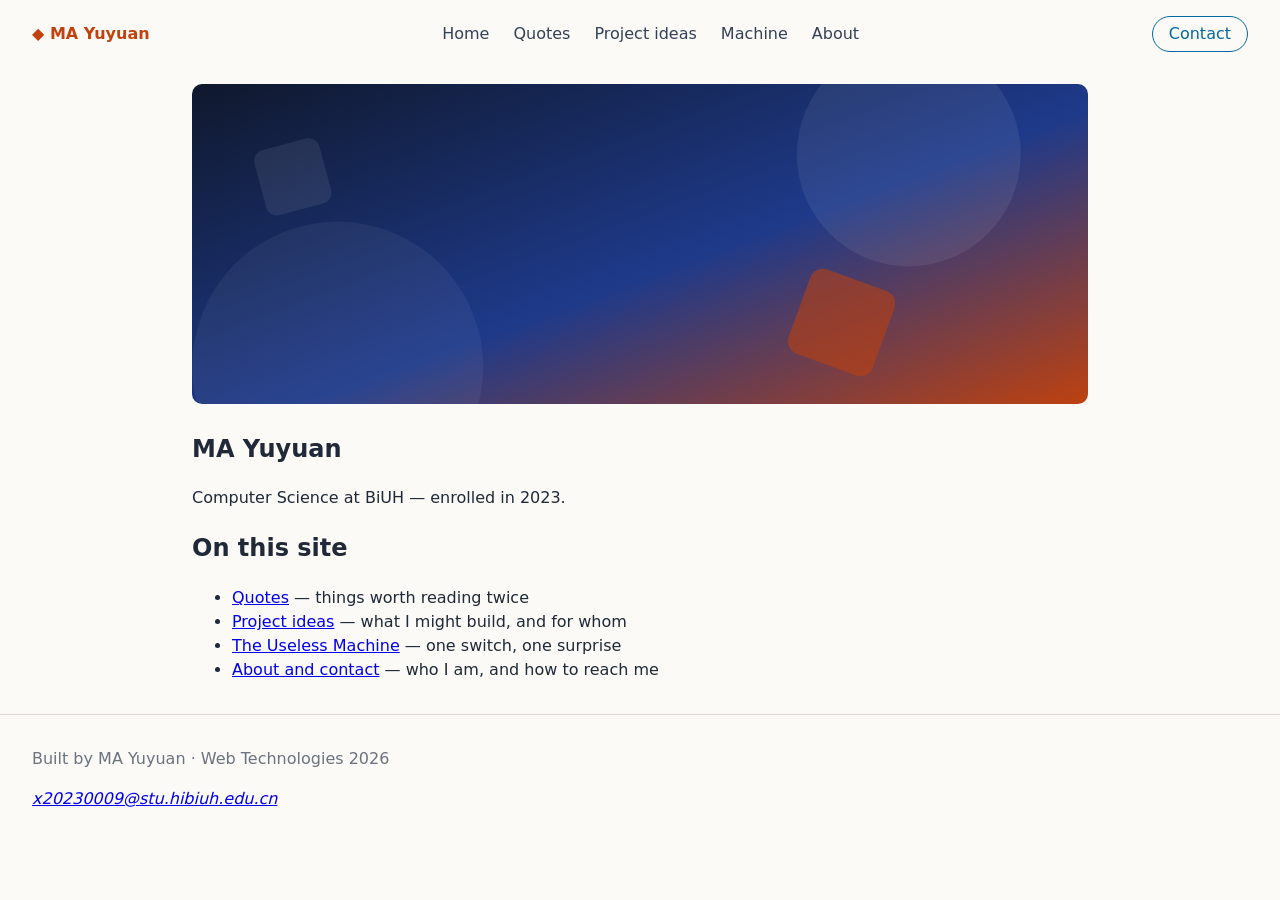
<file: index.html>
<!DOCTYPE html>
<html lang="en">
<head>
  <meta charset="UTF-8">
  <meta name="viewport" content="width=device-width, initial-scale=1.0">
  <title>MA Yuyuan</title>
  <meta name="description" content="MA Yuyuan, Computer Science at BiUH — a personal website with five pages.">
  <meta property="og:title" content="MA Yuyuan">
  <meta property="og:description" content="MA Yuyuan — a Computer Science student at BiUH.">
  <meta property="og:image" content="https://yuyuanma.github.io/my-site/images/og-image.jpg">
  <meta property="og:url" content="https://yuyuanma.github.io/my-site/">
  <meta property="og:type" content="website">
  <meta name="twitter:card" content="summary_large_image">
  <link rel="icon" href="favicon-32.png" sizes="32x32">
  <link rel="apple-touch-icon" href="apple-touch-icon.png">
  <link rel="stylesheet" href="style.css">
</head>
<body>
  <a class="skip-link" href="#main">Skip to content</a>
  <header id="site-header"></header>
  <main id="main">
    <section class="hero">
      <!-- Replace images/hero.svg with your own photo: put it at images/hero.jpg and change src -->
      <img src="images/hero.svg" alt="A dark blue and orange gradient banner">
      <h1>MA Yuyuan</h1>
      <p>Computer Science at BiUH — enrolled in 2023.</p>
    </section>
    <h2>On this site</h2>
    <ul>
      <li><a href="quotes.html">Quotes</a> — things worth reading twice</li>
      <li><a href="project.html">Project ideas</a> — what I might build, and for whom</li>
      <li><a href="machine.html">The Useless Machine</a> — one switch, one surprise</li>
      <li><a href="about.html">About and contact</a> — who I am, and how to reach me</li>
    </ul>
  </main>
  <footer id="site-footer"></footer>
  <script src="nav.js"></script>
  <script src="top.js"></script>
</body>
</html>
</file>
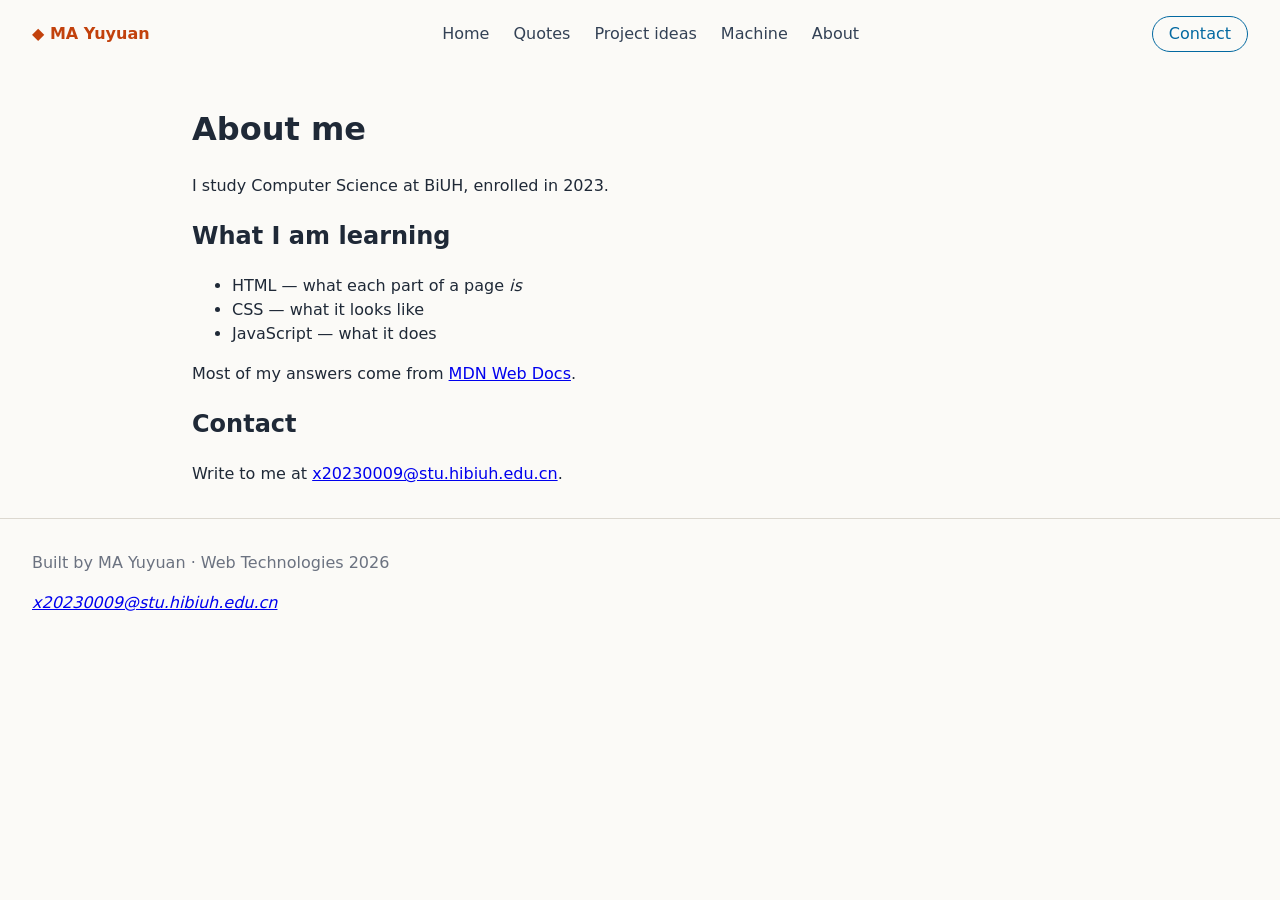
<file: about.html>
<!DOCTYPE html>
<html lang="en">
<head>
  <meta charset="UTF-8">
  <meta name="viewport" content="width=device-width, initial-scale=1.0">
  <title>About · MA Yuyuan</title>
  <meta name="description" content="About MA Yuyuan — who I am and how to reach me.">
  <meta property="og:title" content="About · MA Yuyuan">
  <meta property="og:description" content="Who I am, and how to reach me.">
  <meta property="og:image" content="https://yuyuanma.github.io/my-site/images/og-image.jpg">
  <meta property="og:url" content="https://yuyuanma.github.io/my-site/about.html">
  <meta property="og:type" content="website">
  <meta name="twitter:card" content="summary_large_image">
  <link rel="icon" href="favicon-32.png" sizes="32x32">
  <link rel="apple-touch-icon" href="apple-touch-icon.png">
  <link rel="stylesheet" href="style.css">
</head>
<body>
  <a class="skip-link" href="#main">Skip to content</a>
  <header id="site-header"></header>
  <main id="main">
    <h1>About me</h1>
    <p>I study Computer Science at BiUH, enrolled in 2023.</p>

    <h2>What I am learning</h2>
    <ul>
      <li>HTML — what each part of a page <em>is</em></li>
      <li>CSS — what it looks like</li>
      <li>JavaScript — what it does</li>
    </ul>

    <p>Most of my answers come from
    <a href="https://developer.mozilla.org">MDN Web Docs</a>.</p>

    <section id="contact">
      <h2>Contact</h2>
      <p>Write to me at
      <a href="mailto:x20230009@stu.hibiuh.edu.cn">x20230009@stu.hibiuh.edu.cn</a>.</p>
    </section>
  </main>
  <footer id="site-footer"></footer>
  <script src="nav.js"></script>
</body>
</html>
</file>
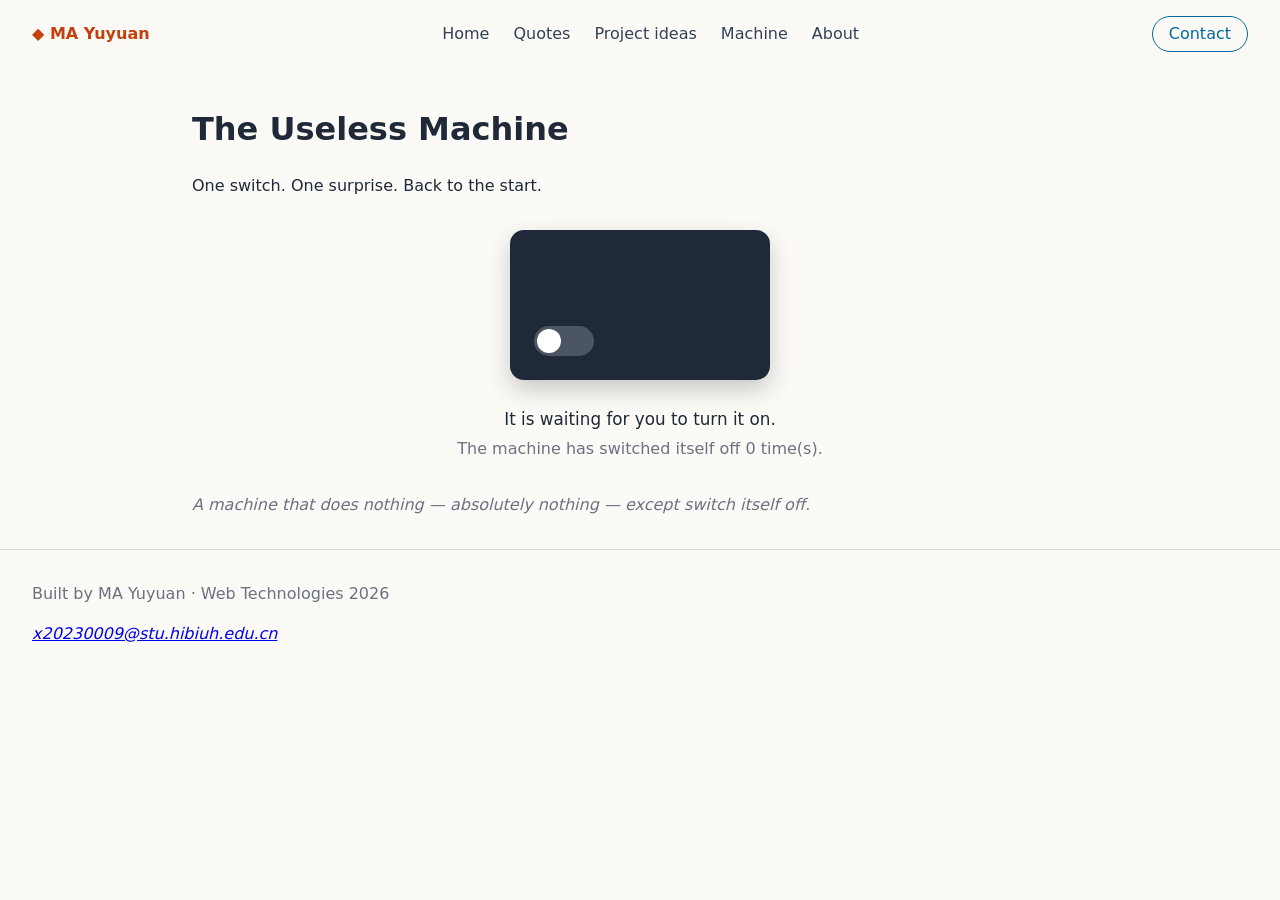
<file: machine.html>
<!DOCTYPE html>
<html lang="en">
<head>
  <meta charset="UTF-8">
  <meta name="viewport" content="width=device-width, initial-scale=1.0">
  <title>Machine · MA Yuyuan</title>
  <meta name="description" content="The Useless Machine — one switch, one surprise.">
  <meta property="og:title" content="The Useless Machine · MA Yuyuan">
  <meta property="og:description" content="One switch, one surprise.">
  <meta property="og:image" content="https://yuyuanma.github.io/my-site/images/og-image.jpg">
  <meta property="og:url" content="https://yuyuanma.github.io/my-site/machine.html">
  <meta property="og:type" content="website">
  <meta name="twitter:card" content="summary_large_image">
  <link rel="icon" href="favicon-32.png" sizes="32x32">
  <link rel="apple-touch-icon" href="apple-touch-icon.png">
  <link rel="stylesheet" href="style.css">
  <link rel="stylesheet" href="machine.css">
</head>
<body>
  <a class="skip-link" href="#main">Skip to content</a>
  <header id="site-header"></header>
  <main id="main">
    <h1>The Useless Machine</h1>
    <p>One switch. One surprise. Back to the start.</p>

    <div class="machine">
      <div class="box">
        <input type="checkbox" id="switch" class="sr-only">
        <label for="switch" class="toggle-label"><span class="knob"></span></label>
        <div class="hand" id="hand">🤚</div>
      </div>
      <p class="message" id="message">It is waiting for you to turn it on.</p>
      <p class="count">The machine has switched itself off <span id="count">0</span> time(s).</p>
    </div>

    <p class="note">A machine that does nothing — absolutely nothing — except switch itself off.</p>
  </main>
  <footer id="site-footer"></footer>
  <script src="nav.js"></script>
  <script src="machine.js"></script>
</body>
</html>
</file>
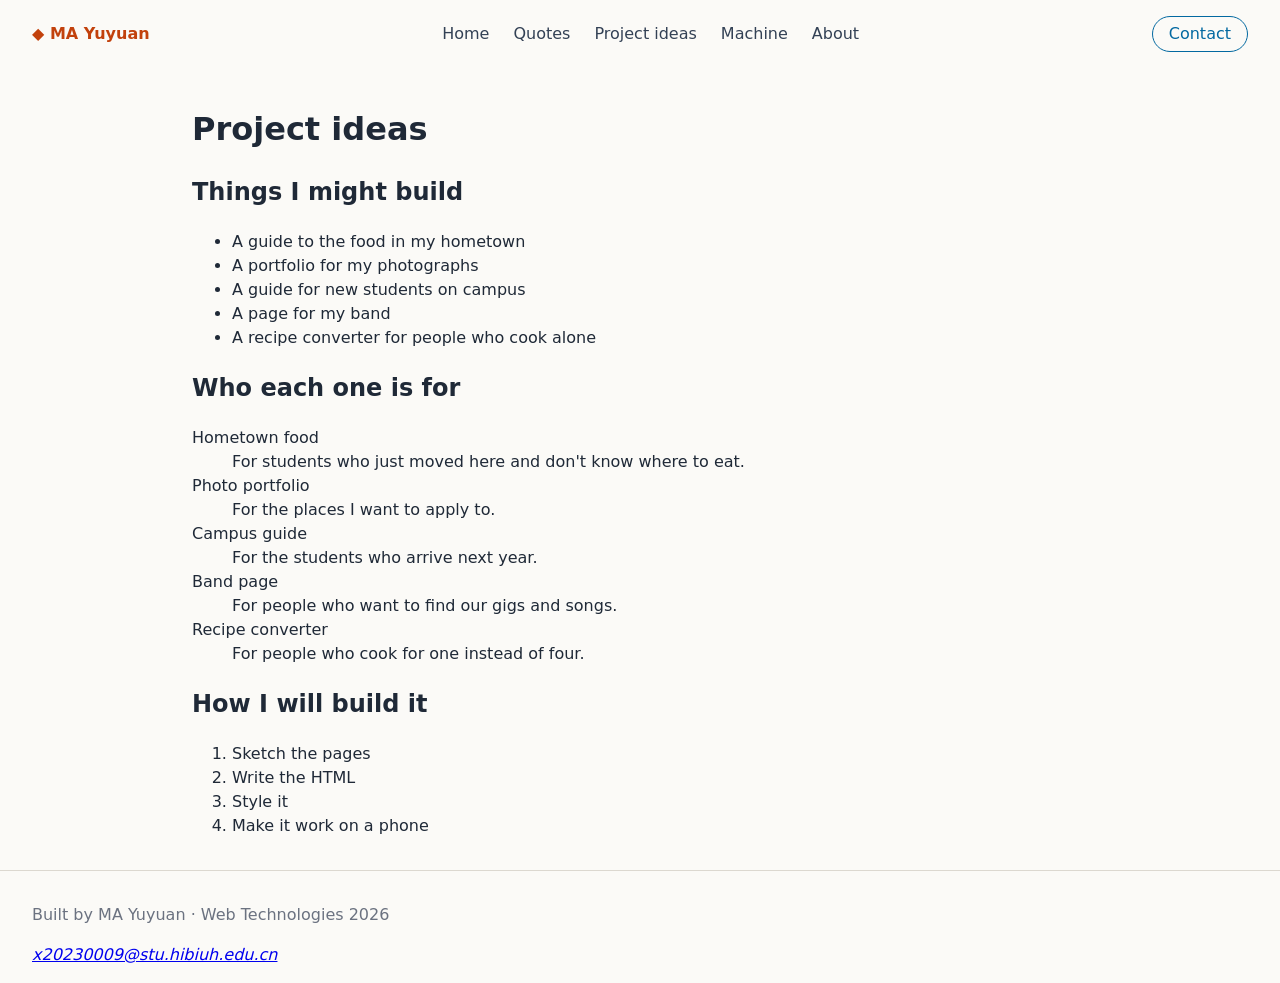
<file: project.html>
<!DOCTYPE html>
<html lang="en">
<head>
  <meta charset="UTF-8">
  <meta name="viewport" content="width=device-width, initial-scale=1.0">
  <title>Project ideas · MA Yuyuan</title>
  <meta name="description" content="Project ideas — what I might build, and for whom.">
  <meta property="og:title" content="Project ideas · MA Yuyuan">
  <meta property="og:description" content="What I might build, and for whom.">
  <meta property="og:image" content="https://yuyuanma.github.io/my-site/images/og-image.jpg">
  <meta property="og:url" content="https://yuyuanma.github.io/my-site/project.html">
  <meta property="og:type" content="website">
  <meta name="twitter:card" content="summary_large_image">
  <link rel="icon" href="favicon-32.png" sizes="32x32">
  <link rel="apple-touch-icon" href="apple-touch-icon.png">
  <link rel="stylesheet" href="style.css">
</head>
<body>
  <a class="skip-link" href="#main">Skip to content</a>
  <header id="site-header"></header>
  <main id="main">
    <h1>Project ideas</h1>

    <h2>Things I might build</h2>
    <ul>
      <li>A guide to the food in my hometown</li>
      <li>A portfolio for my photographs</li>
      <li>A guide for new students on campus</li>
      <li>A page for my band</li>
      <li>A recipe converter for people who cook alone</li>
    </ul>

    <h2>Who each one is for</h2>
    <dl>
      <dt>Hometown food</dt>
      <dd>For students who just moved here and don't know where to eat.</dd>
      <dt>Photo portfolio</dt>
      <dd>For the places I want to apply to.</dd>
      <dt>Campus guide</dt>
      <dd>For the students who arrive next year.</dd>
      <dt>Band page</dt>
      <dd>For people who want to find our gigs and songs.</dd>
      <dt>Recipe converter</dt>
      <dd>For people who cook for one instead of four.</dd>
    </dl>

    <h2>How I will build it</h2>
    <ol>
      <li>Sketch the pages</li>
      <li>Write the HTML</li>
      <li>Style it</li>
      <li>Make it work on a phone</li>
    </ol>
  </main>
  <footer id="site-footer"></footer>
  <script src="nav.js"></script>
</body>
</html>
</file>
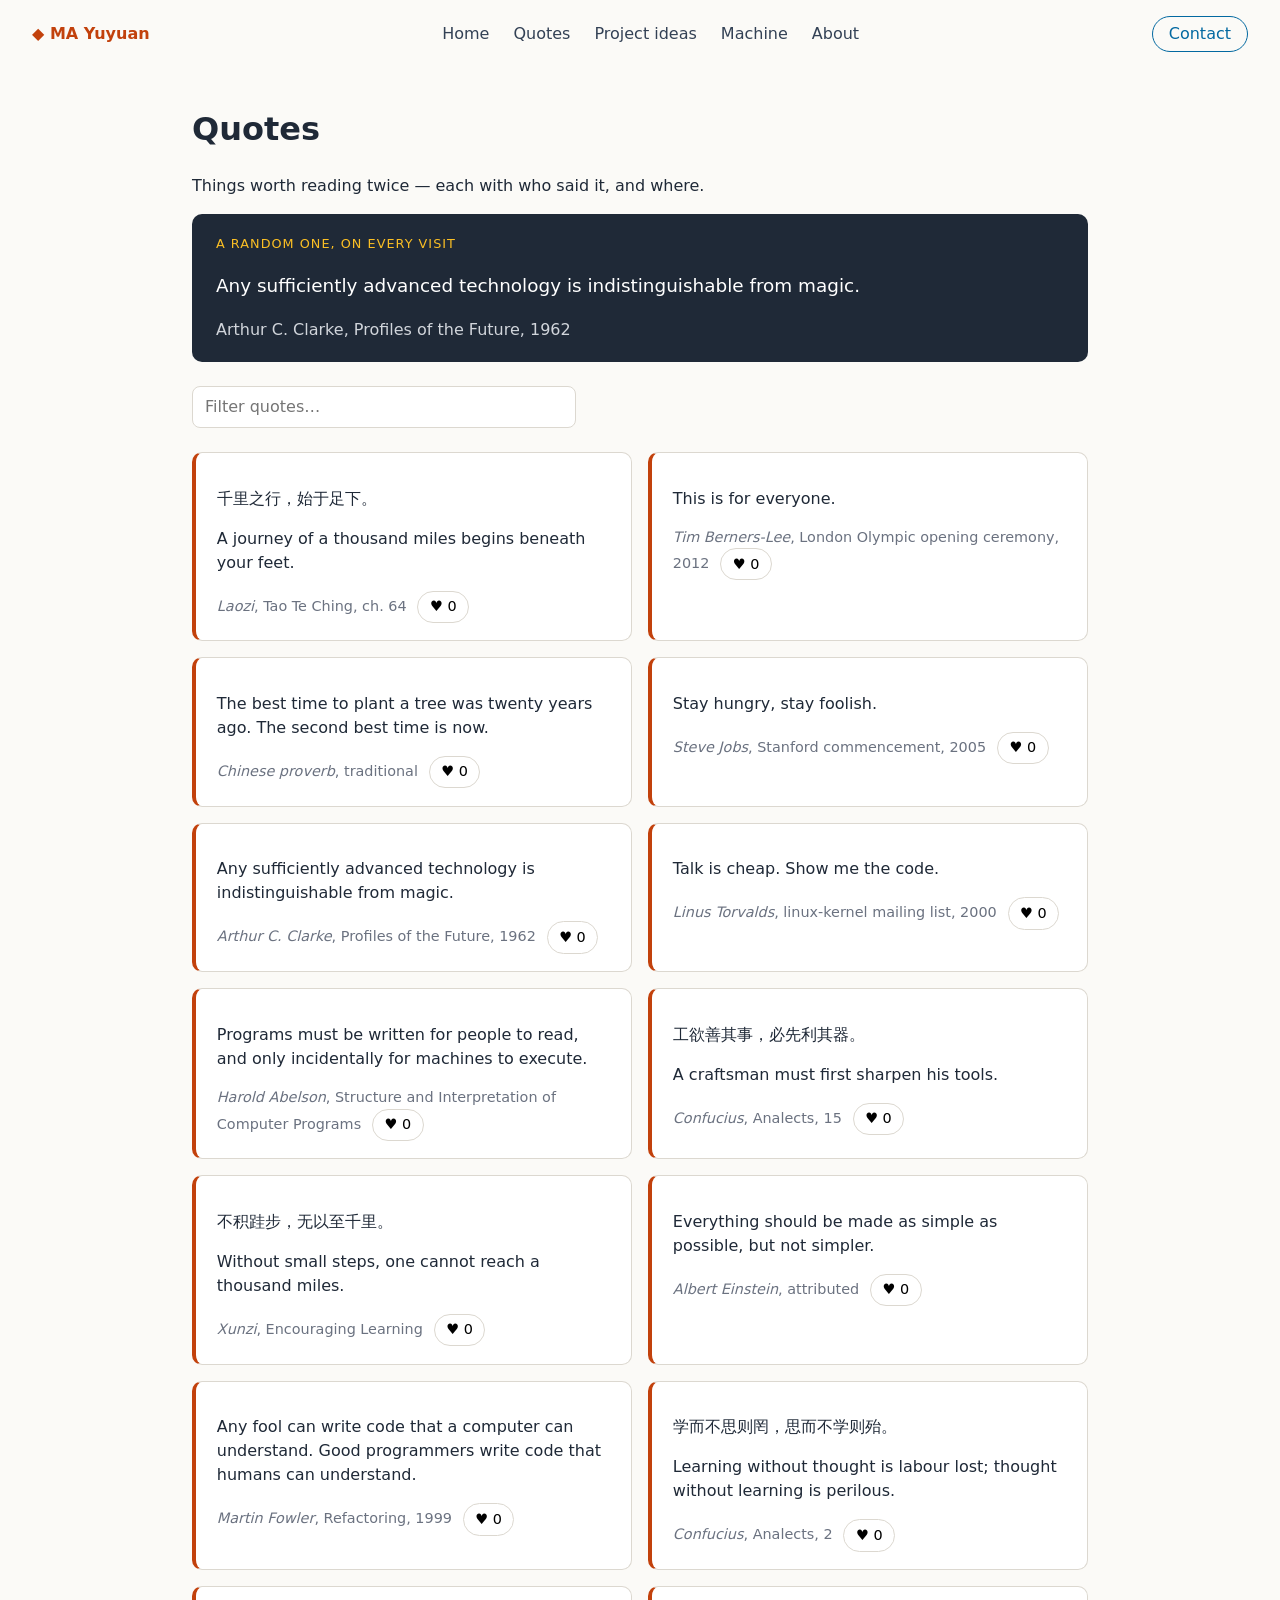
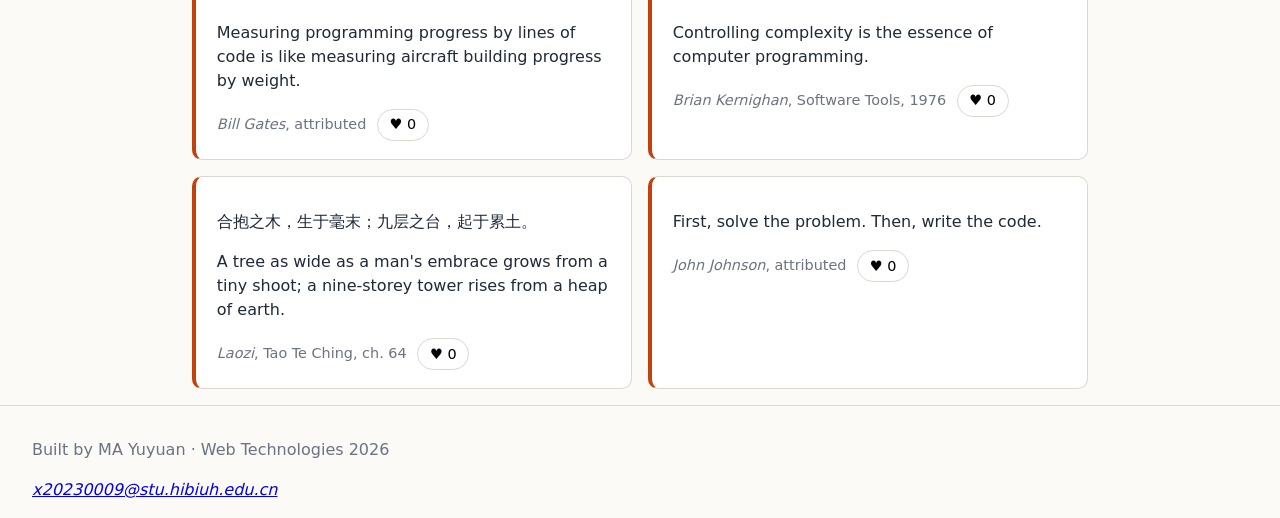
<file: quotes.html>
<!DOCTYPE html>
<html lang="en">
<head>
  <meta charset="UTF-8">
  <meta name="viewport" content="width=device-width, initial-scale=1.0">
  <title>Quotes · MA Yuyuan</title>
  <meta name="description" content="Quotes worth reading twice — a collection with a random picker and likes.">
  <meta property="og:title" content="Quotes · MA Yuyuan">
  <meta property="og:description" content="Things worth reading twice.">
  <meta property="og:image" content="https://yuyuanma.github.io/my-site/images/og-image.jpg">
  <meta property="og:url" content="https://yuyuanma.github.io/my-site/quotes.html">
  <meta property="og:type" content="website">
  <meta name="twitter:card" content="summary_large_image">
  <link rel="icon" href="favicon-32.png" sizes="32x32">
  <link rel="apple-touch-icon" href="apple-touch-icon.png">
  <link rel="stylesheet" href="style.css">
</head>
<body>
  <a class="skip-link" href="#main">Skip to content</a>
  <header id="site-header"></header>
  <main id="main">
    <h1>Quotes</h1>
    <p>Things worth reading twice — each with who said it, and where.</p>

    <div class="random-hero">
      <p class="label">A random one, on every visit</p>
      <div id="random-quote"></div>
    </div>

    <div class="search">
      <input type="search" id="quote-search" placeholder="Filter quotes…" aria-label="Search quotes">
    </div>

    <div class="quotes">
      <article class="quote">
        <blockquote>
          <p lang="zh">千里之行，始于足下。</p>
          <p>A journey of a thousand miles begins beneath your feet.</p>
        </blockquote>
        <footer><cite>Laozi</cite>, <span class="source">Tao Te Ching, ch. 64</span></footer>
      </article>
      <article class="quote">
        <blockquote><p>This is for everyone.</p></blockquote>
        <footer><cite>Tim Berners-Lee</cite>, <span class="source">London Olympic opening ceremony, 2012</span></footer>
      </article>
      <article class="quote">
        <blockquote><p>The best time to plant a tree was twenty years ago. The second best time is now.</p></blockquote>
        <footer><cite>Chinese proverb</cite>, <span class="source">traditional</span></footer>
      </article>
      <article class="quote">
        <blockquote><p>Stay hungry, stay foolish.</p></blockquote>
        <footer><cite>Steve Jobs</cite>, <span class="source">Stanford commencement, 2005</span></footer>
      </article>
      <article class="quote">
        <blockquote><p>Any sufficiently advanced technology is indistinguishable from magic.</p></blockquote>
        <footer><cite>Arthur C. Clarke</cite>, <span class="source">Profiles of the Future, 1962</span></footer>
      </article>
      <article class="quote">
        <blockquote><p>Talk is cheap. Show me the code.</p></blockquote>
        <footer><cite>Linus Torvalds</cite>, <span class="source">linux-kernel mailing list, 2000</span></footer>
      </article>
      <article class="quote">
        <blockquote><p>Programs must be written for people to read, and only incidentally for machines to execute.</p></blockquote>
        <footer><cite>Harold Abelson</cite>, <span class="source">Structure and Interpretation of Computer Programs</span></footer>
      </article>
      <article class="quote">
        <blockquote>
          <p lang="zh">工欲善其事，必先利其器。</p>
          <p>A craftsman must first sharpen his tools.</p>
        </blockquote>
        <footer><cite>Confucius</cite>, <span class="source">Analects, 15</span></footer>
      </article>
      <article class="quote">
        <blockquote>
          <p lang="zh">不积跬步，无以至千里。</p>
          <p>Without small steps, one cannot reach a thousand miles.</p>
        </blockquote>
        <footer><cite>Xunzi</cite>, <span class="source">Encouraging Learning</span></footer>
      </article>
      <article class="quote">
        <blockquote><p>Everything should be made as simple as possible, but not simpler.</p></blockquote>
        <footer><cite>Albert Einstein</cite>, <span class="source">attributed</span></footer>
      </article>
      <article class="quote">
        <blockquote><p>Any fool can write code that a computer can understand. Good programmers write code that humans can understand.</p></blockquote>
        <footer><cite>Martin Fowler</cite>, <span class="source">Refactoring, 1999</span></footer>
      </article>
      <article class="quote">
        <blockquote>
          <p lang="zh">学而不思则罔，思而不学则殆。</p>
          <p>Learning without thought is labour lost; thought without learning is perilous.</p>
        </blockquote>
        <footer><cite>Confucius</cite>, <span class="source">Analects, 2</span></footer>
      </article>
      <article class="quote">
        <blockquote><p>Measuring programming progress by lines of code is like measuring aircraft building progress by weight.</p></blockquote>
        <footer><cite>Bill Gates</cite>, <span class="source">attributed</span></footer>
      </article>
      <article class="quote">
        <blockquote><p>Controlling complexity is the essence of computer programming.</p></blockquote>
        <footer><cite>Brian Kernighan</cite>, <span class="source">Software Tools, 1976</span></footer>
      </article>
      <article class="quote">
        <blockquote>
          <p lang="zh">合抱之木，生于毫末；九层之台，起于累土。</p>
          <p>A tree as wide as a man's embrace grows from a tiny shoot; a nine-storey tower rises from a heap of earth.</p>
        </blockquote>
        <footer><cite>Laozi</cite>, <span class="source">Tao Te Ching, ch. 64</span></footer>
      </article>
      <article class="quote">
        <blockquote><p>First, solve the problem. Then, write the code.</p></blockquote>
        <footer><cite>John Johnson</cite>, <span class="source">attributed</span></footer>
      </article>
    </div>
  </main>
  <footer id="site-footer"></footer>
  <script src="nav.js"></script>
  <script src="quotes.js"></script>
  <script src="likes.js"></script>
  <script src="search.js"></script>
</body>
</html>
</file>
<file: style.css>
/* style.css — one file, linked from every page */

/* 1 · Text: set once on body, everything inside inherits it */
body {
  margin: 0;
  font-family: system-ui, sans-serif;
  line-height: 1.5;
  color: #1f2937;
  background: #fbfaf7;
}

/* 2 · The content column */
main {
  max-width: 56rem;
  margin: 0 auto;
  padding: 1rem 2rem;
}
img {
  max-width: 100%;
  height: auto;
}

/* 3 · The homepage hero: one wide image, cropped to fit */
.hero img {
  width: 100%;
  height: 20rem;
  object-fit: cover;
  border-radius: 10px;
}

/* 4 · The header: logo left, links centred, action right */
nav {
  display: flex;
  align-items: center;
  gap: 1rem;
  padding: 1rem 2rem;
}
nav .links {
  display: flex;
  gap: 1.5rem;
  margin: 0 auto;
  padding: 0;
  list-style: none;
}
nav a {
  color: #334155;
  text-decoration: none;
}
nav .logo {
  font-weight: 800;
  color: #c2410c;
}
nav .action {
  border: 1.5px solid #0369a1;
  border-radius: 99px;
  padding: .3em 1em;
  color: #0369a1;
}
nav a:hover {
  color: #c2410c;
}

/* 5 · Quote cards, in a responsive grid */
.quotes {
  display: grid;
  grid-template-columns: 1fr;
  gap: 1rem;
}
@media (min-width: 800px) {
  .quotes { grid-template-columns: 1fr 1fr; }
}
.quote {
  padding: 1.1em 1.3em;
  background: #fff;
  border: 1px solid #dcd8d0;
  border-left: 4px solid #c2410c;
  border-radius: 10px;
}
.quote blockquote {
  margin: 0;
}
.quote footer {
  color: #6b7280;
  font-size: .9rem;
}
.quote .like {
  border: 1px solid #dcd8d0;
  background: #fff;
  border-radius: 99px;
  padding: .3em .8em;
  margin-left: .75em;
  cursor: pointer;
  font: inherit;
}
.quote .like.liked {
  background: #fef2f2;
  border-color: #ef4444;
  color: #ef4444;
}

/* 6 · The site footer: by id, because every quote has a <footer> too */
#site-footer {
  padding: 1rem 2rem;
  border-top: 1px solid #dcd8d0;
  color: #6b7280;
}

/* 7 · The random-quote hero on the quotes page */
.random-hero {
  background: #1f2937;
  color: #fff;
  border-radius: 10px;
  padding: 1.25rem 1.5rem;
  margin-bottom: 1.5rem;
}
.random-hero .label {
  margin: 0 0 .5rem;
  text-transform: uppercase;
  letter-spacing: .08em;
  font-size: .8rem;
  color: #fbbf24;
}
.random-hero blockquote {
  margin: 0;
  font-size: 1.15rem;
}
.random-hero footer {
  margin-top: .5rem;
  color: #d1d5db;
}

/* 8 · Responsive: the nav stacks on small screens */
@media (max-width: 640px) {
  nav {
    flex-wrap: wrap;
    row-gap: .5rem;
    padding: .75rem 1rem;
  }
  nav .links {
    order: 3;
    width: 100%;
    margin: 0;
    gap: 1rem;
    overflow-x: auto;
    padding-bottom: .25rem;
  }
  main {
    padding: 1rem;
  }
  .hero img {
    height: 12rem;
  }
}

/* 9 · Quote search box */
.search {
  margin-bottom: 1.5rem;
}
.search input {
  width: 100%;
  max-width: 24rem;
  padding: .5em .75em;
  font: inherit;
  border: 1px solid #dcd8d0;
  border-radius: 8px;
}

/* 10 · Back-to-top button */
.to-top {
  position: fixed;
  right: 1rem;
  bottom: 1rem;
  padding: .5em .9em;
  font: inherit;
  background: #1f2937;
  color: #fff;
  border: none;
  border-radius: 99px;
  cursor: pointer;
  opacity: 0;
  pointer-events: none;
  transition: opacity .2s;
}
.to-top.visible {
  opacity: 1;
  pointer-events: auto;
}

/* 11 · Skip link: hidden until focused */
.skip-link {
  position: absolute;
  left: -9999px;
  top: 0;
  background: #1f2937;
  color: #fff;
  padding: .5em 1em;
  z-index: 100;
}
.skip-link:focus {
  left: 0;
}

/* 12 · Visible focus for keyboard users */
a:focus-visible,
button:focus-visible,
input:focus-visible {
  outline: 3px solid #c2410c;
  outline-offset: 2px;
}
</file>
<file: machine.css>
/* machine.css — the useless machine */
.machine {
  text-align: center;
  margin: 2rem 0;
}

.box {
  position: relative;
  display: inline-block;
  width: 260px;
  height: 150px;
  background: #1f2937;
  border-radius: 14px;
  overflow: hidden;
  box-shadow: 0 10px 25px rgba(0, 0, 0, .2);
}

/* the switch — a real checkbox, styled as a toggle */
.sr-only {
  position: absolute;
  width: 1px;
  height: 1px;
  margin: -1px;
  padding: 0;
  overflow: hidden;
  clip: rect(0 0 0 0);
  white-space: nowrap;
  border: 0;
}
.toggle-label {
  position: absolute;
  left: 24px;
  bottom: 24px;
  width: 60px;
  height: 30px;
  background: #4b5563;
  border-radius: 99px;
  cursor: pointer;
  transition: background .2s;
}
.toggle-label .knob {
  position: absolute;
  top: 3px;
  left: 3px;
  width: 24px;
  height: 24px;
  background: #fff;
  border-radius: 50%;
  transition: transform .2s;
}
#switch:checked + .toggle-label {
  background: #10b981;
}
#switch:checked + .toggle-label .knob {
  transform: translateX(30px);
}
#switch:focus-visible + .toggle-label {
  outline: 3px solid #38bdf8;
  outline-offset: 3px;
}

/* the hand, waiting just off the right edge */
.hand {
  position: absolute;
  right: -70px;
  bottom: 10px;
  font-size: 2.6rem;
  transition: transform .35s ease;
}
.hand.out {
  transform: translateX(-140px);
}

.message {
  margin: 1.25rem 0 .25rem;
  font-size: 1.05rem;
}
.count {
  margin: 0;
  color: #6b7280;
}
.note {
  color: #6b7280;
  font-style: italic;
}

/* if the user prefers less motion, drop the movement */
@media (prefers-reduced-motion: reduce) {
  .toggle-label, .toggle-label .knob, .hand {
    transition: none;
  }
}
</file>
